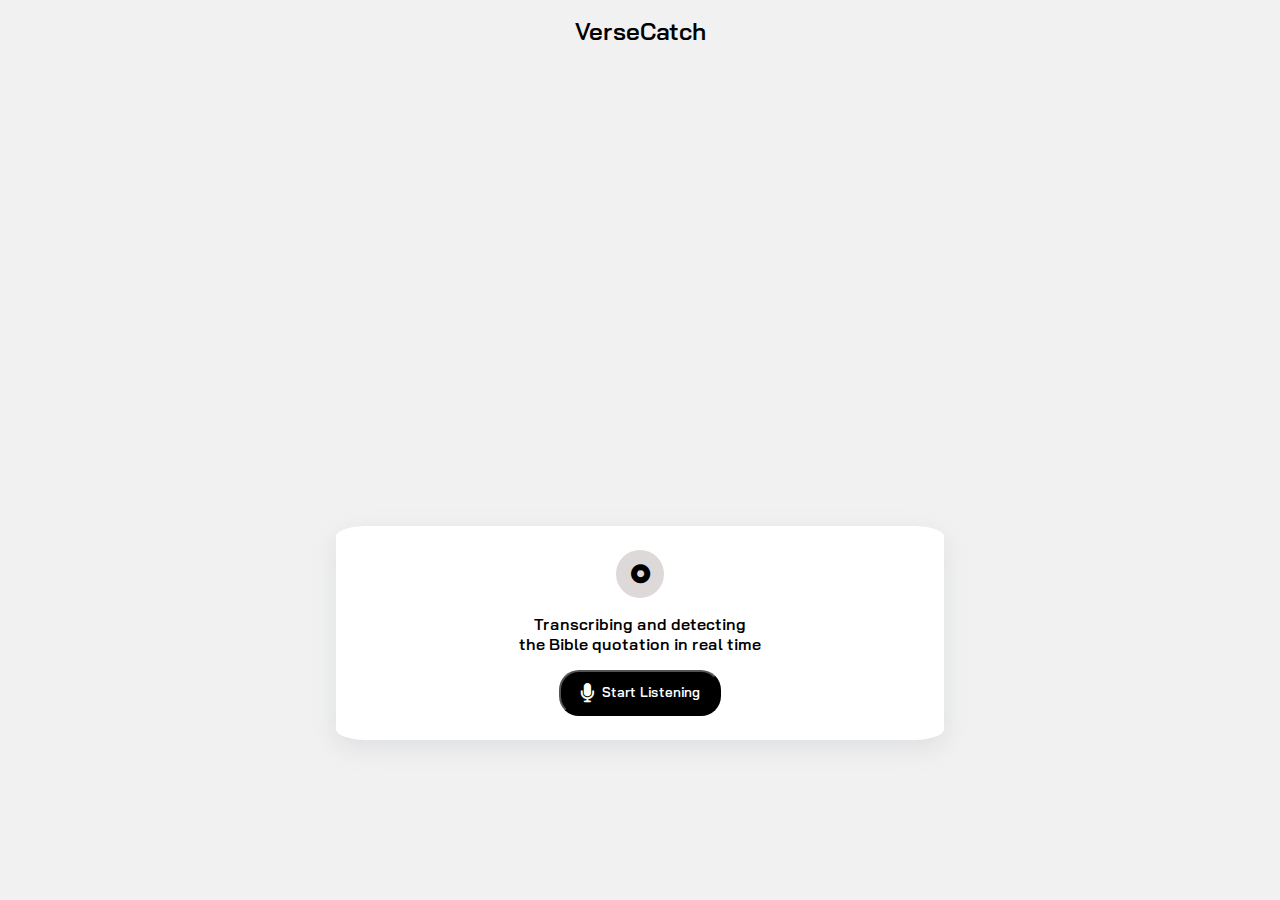
<file: index.html>
<!DOCTYPE html>
<html lang="en">
<head>
    <meta charset="UTF-8">
    <meta name="viewport" content="width=device-width, initial-scale=1.0">
    <title>Document</title>
    <link rel="stylesheet" href="./styles.css">
    <link rel="stylesheet" href="https://cdnjs.cloudflare.com/ajax/libs/font-awesome/6.5.1/css/all.min.css" crossorigin="anonymous">

</head>
<body>

   <main>
    <h3 class="page-name">VerseCatch</h3>

    <section class="main-section">
        <div class="verse-box">
               

        </div>
        <div class="control-box">
            <div class="control-icon"><i class="fa-solid fa-circle-dot"></i></div>
            <p>Transcribing and detecting
             <br> the Bible quotation in real time
            </p>
 
                <a href="./Pages/stop_play.html">
                    <button class="media-btn">
                        <span>
                            <i class="fa-solid fa-microphone"></i>
                            </span>
                        <span>Start Listening</span>
                    </button>
                </a>
              
          

        </div>
    </section>

   </main>
    
</body>
</html>
</file>
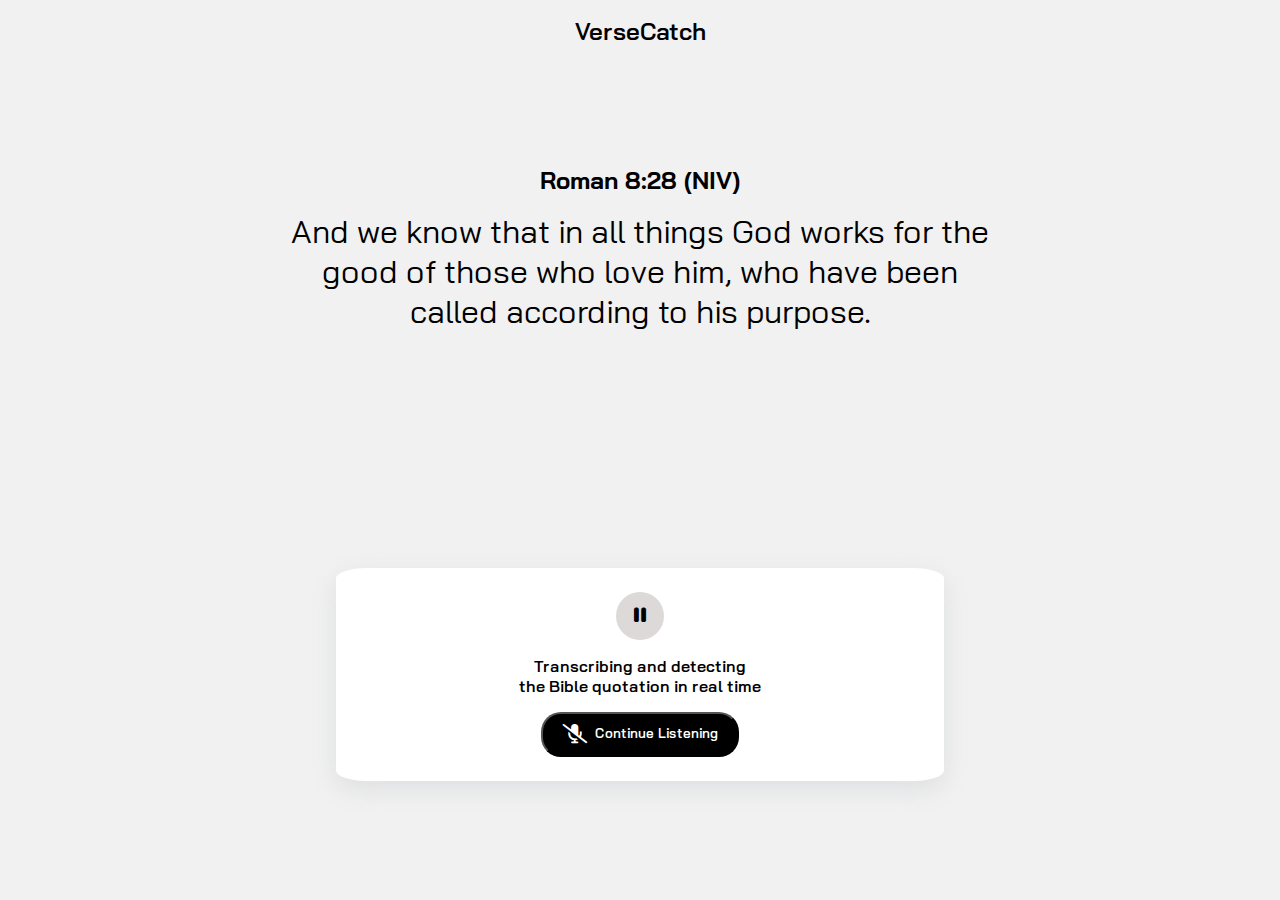
<file: continue.html>
<!DOCTYPE html>
<html lang="en">
<head>
    <meta charset="UTF-8">
    <meta name="viewport" content="width=device-width, initial-scale=1.0">
    <title>Continue</title>
    <link rel="stylesheet" href="./styles.css">
    <link rel="stylesheet" href="https://cdnjs.cloudflare.com/ajax/libs/font-awesome/6.5.1/css/all.min.css" crossorigin="anonymous">

</head>
<body>

   <main>
    <h3 class="page-name">VerseCatch</h3>

    <section class="main-section">
        <div class="verse-box">
                <h3>
                    <span>Roman</span>
                    <span>8:28</span>
                    <span>(NIV)</span>
                </h3> 
            <p>
                And we know that in all things God works for the good of those who love him, who have been called according to his purpose.
            </p>

        </div>
        <div class="control-box">
            <div class="control-icon">
                <i class="fa-solid fa-pause"></i>
            </div>
            <p>Transcribing and detecting
             <br> the Bible quotation in real time
            </p>
 
                <button class="media-btn">
                    <span>
                        <!-- <i class="fa-solid fa-microphone"></i> -->
                        <i class="fa-solid fa-microphone-slash"></i>
                    </span>
                    <span>Continue Listening</span>
                </button>
              
          

        </div>
    </section>

   </main>
    
</body>
</html>
</file>
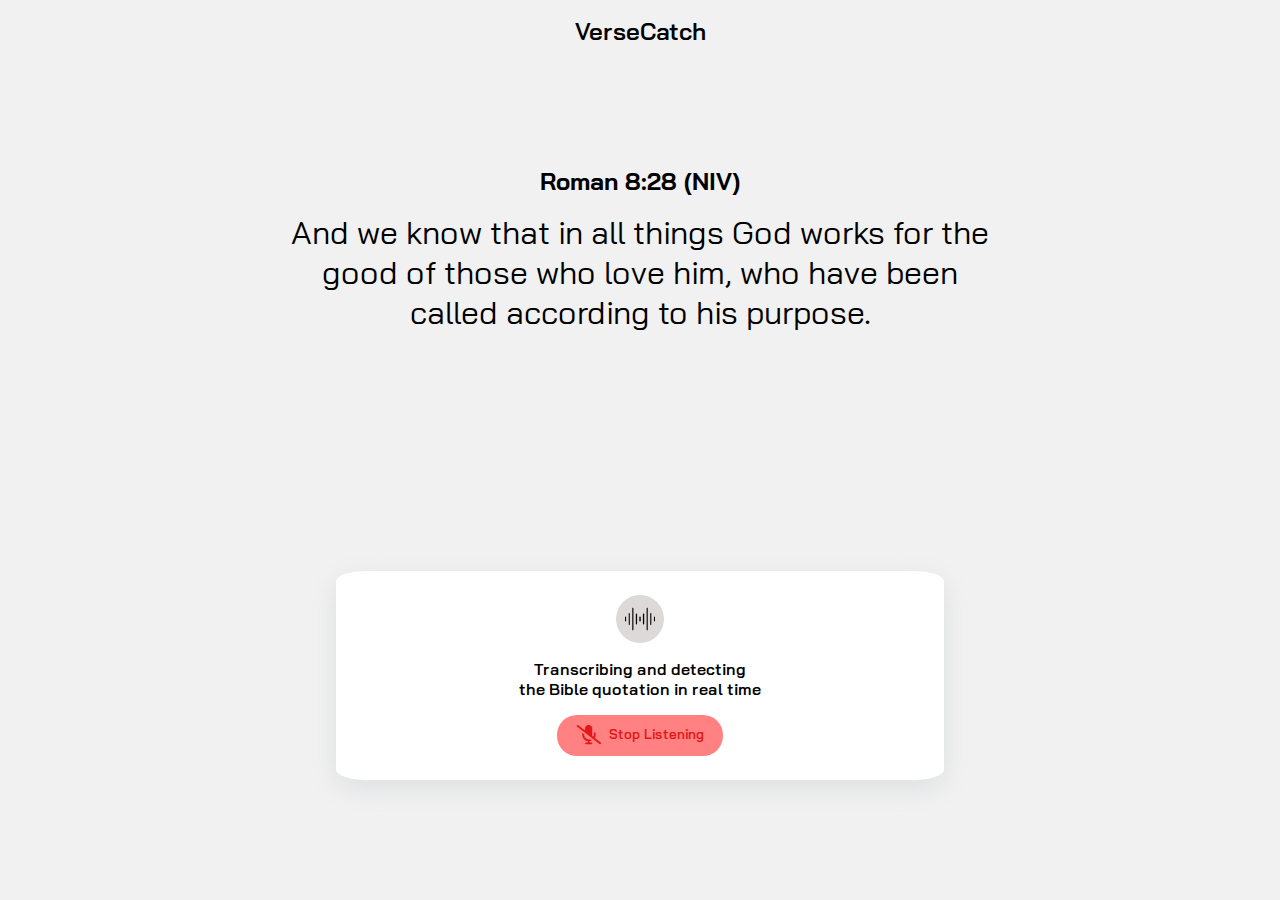
<file: stop_play.html>
<!DOCTYPE html>
<html lang="en">
<head>
    <meta charset="UTF-8">
    <meta name="viewport" content="width=device-width, initial-scale=1.0">
    <title>stop</title>
    <link rel="stylesheet" href="./styles.css">
    <link rel="stylesheet" href="https://cdnjs.cloudflare.com/ajax/libs/font-awesome/6.5.1/css/all.min.css" crossorigin="anonymous">

</head>
<body>

   <main>
       <a href="./index.html">
        <h3 class="page-name">VerseCatch</h3>
    </a>

    <section class="main-section">
        <div class="verse-box">
                <h3>
                    <span>Roman</span>
                    <span>8:28</span>
                    <span>(NIV)</span>
                </h3> 
            <p>
                And we know that in all things God works for the good of those who love him, who have been called according to his purpose.
            </p>

        </div>
        <div class="control-box">
            <div class="control-icon">
                <img src="./Icons/icons8-audio-wave-96.png" width="30" alt="">
            </div>
            <p>Transcribing and detecting
             <br> the Bible quotation in real time
            </p>
 
                <a href="./continue.html">
                    <button class="media-btn stop-btn">
                        <span><i class="fa-solid fa-microphone-slash"></i></span>
                        <span>Stop Listening</span>
                    </button>
                </a>
              
          

        </div>
    </section>

   </main>
    
</body>
</html>
</file>
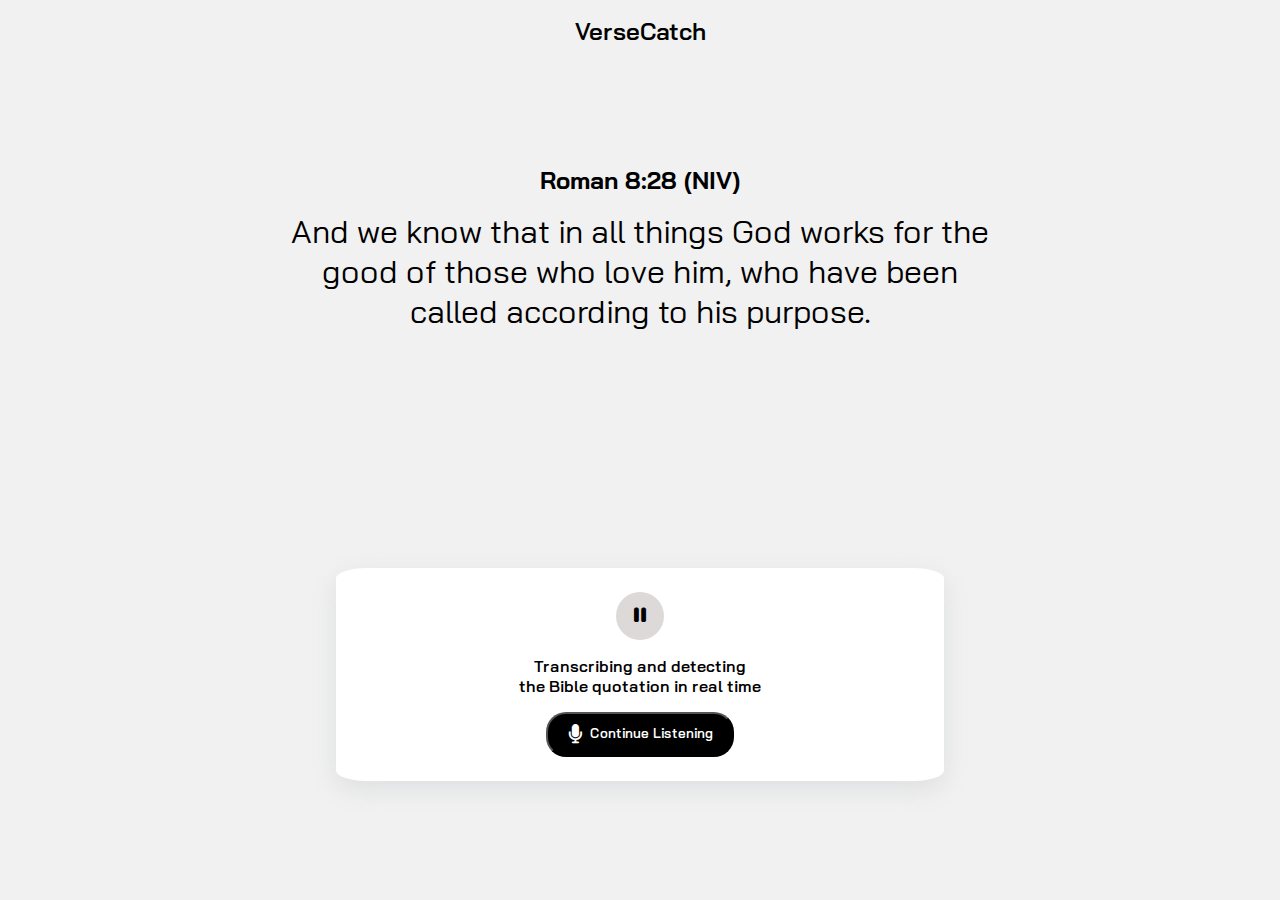
<file: Pages/continue.html>
<!DOCTYPE html>
<html lang="en">
<head>
    <meta charset="UTF-8">
    <meta name="viewport" content="width=device-width, initial-scale=1.0">
    <title>Continue</title>
    <link rel="stylesheet" href="../styles.css">
    <link rel="stylesheet" href="https://cdnjs.cloudflare.com/ajax/libs/font-awesome/6.5.1/css/all.min.css" crossorigin="anonymous">

</head>
<body>

   <main>
    <a href="../index.html">
        <h3 class="page-name">VerseCatch</h3>
    </a>

    <section class="main-section">
        <div class="verse-box">
                <h3>
                    <span>Roman</span>
                    <span>8:28</span>
                    <span>(NIV)</span>
                </h3> 
            <p>
                And we know that in all things God works for the good of those who love him, who have been called according to his purpose.
            </p>

        </div>
        <div class="control-box">
            <div class="control-icon">
                <i class="fa-solid fa-pause"></i>
            </div>
            <p>Transcribing and detecting
             <br> the Bible quotation in real time
            </p>
 
                <a href="./stop_play.html">
                    <button class="media-btn">
                        <div>
                            <i class="fa-solid fa-microphone"></i>
                        </div>
                        <span>Continue Listening</span>
                    </button>
                </a>
              
          

        </div>
    </section>

   </main>
    
</body>
</html>
</file>
<file: styles.css>
@import url('https://fonts.googleapis.com/css2?family=Bai+Jamjuree:ital,wght@0,200;0,300;0,400;0,500;0,600;0,700;1,200;1,300;1,400;1,500;1,600;1,700&family=Open+Sans:ital,wght@0,300..800;1,300..800&family=Roboto:ital,wght@0,100..900;1,100..900&display=swap');



*{

     margin: 0;
     padding: 0;
     box-sizing: border-box;
    font-family: "Bai Jamjuree", serif;

}

body{

     font-family: 'Poppins', sans-serif;
    background-color: #f1f1f1;

     width: 100vw;
     height: 100vh;
     display: flex;
     justify-content: center;
     align-content: center;
     /* padding-top: 1rem; */
}

a{
    text-decoration: none;
    color: black;
}

main{
    width: 100%;
    height: 100%;
    padding: 1rem 2rem;
    background-color: #f1f1f1;
    display: grid;
    grid-template-rows:auto  1fr;

}

.page-name{
    font-size: 1.5rem;
    font-weight: 600;
    margin-bottom: 1rem;
    text-align: center;

}
.main-section{
display: grid;
grid-template-rows:auto auto ;
gap: 2rem;

}


.verse-box{
    width: 60%;
    margin: auto;
    text-align: center;
}

.verse-box h3{
    font-size: 1.5rem;
}

.verse-box p{
    font-size: 2rem;
    font-weight: 500;
    margin-top: 1rem;
    font-weight: 400;
}

.control-box{
    
    width: 50%;
    display: flex;
    flex-direction: column;
    justify-content: center;
    align-items: center;
    margin: auto;
    padding: 1.5rem;
    background-color: #fff;
    border-radius: 5%;
    box-shadow: rgba(149, 157, 165, 0.2) 0px 8px 24px;
}

.control-icon{
    font-size: 2rem;
    background-color: #ddd9d9;
    cursor: pointer;
    height: 3rem;
    width: 3rem;
    border-radius: 50%;
    margin-bottom: 1rem;
    display: flex;
    align-items: center;
    justify-content: center;
}

.control-box p{
    text-align: center;
    font-weight: 600;
}

.media-btn{
    display: flex;
    justify-content: space-between;
    margin-top: 1rem;
    background-color: black;
    color: white;
    padding: .7rem 1.2rem;
    border-radius: 20px;
    font-weight: 600;
    gap: 0.5rem;
}

.control-box i{
    font-size: 1.2rem;
}

.stop-btn{
    background-color: rgba(255, 0, 0, 0.493);
    color: rgb(226, 23, 23);
    border: none;
}






@media (max-width: 768px) {
  
    main{
        padding: 0rem;
    }

    .verse-box p{
        font-size: 1.5rem;
        margin-top: 1rem;
    }

    .verse-box{
        width: 70%;
     
    }

    .control-box{
       
        width: 70%;
    }

  }
  
  @media (max-width: 480px) {
    .verse-box{
        width: 90%;
        margin-top: 5rem;
     
    }

    
.page-name,.verse-box h3{
    font-size: 1.2rem;
}

    body{
        padding-top: 0.3rem;
    }

    .verse-box p{
        font-size: 1.2rem;
        margin-top: .2rem;
    }

    .control-box{
        width: 100%;
        padding: 1rem;
    }

    .control-box i{
        font-size: 1rem;
        font-weight: normal;
    }

    .control-icon{
        height: 2.5rem;
        width: 2.5rem;
  }

}
</file>
